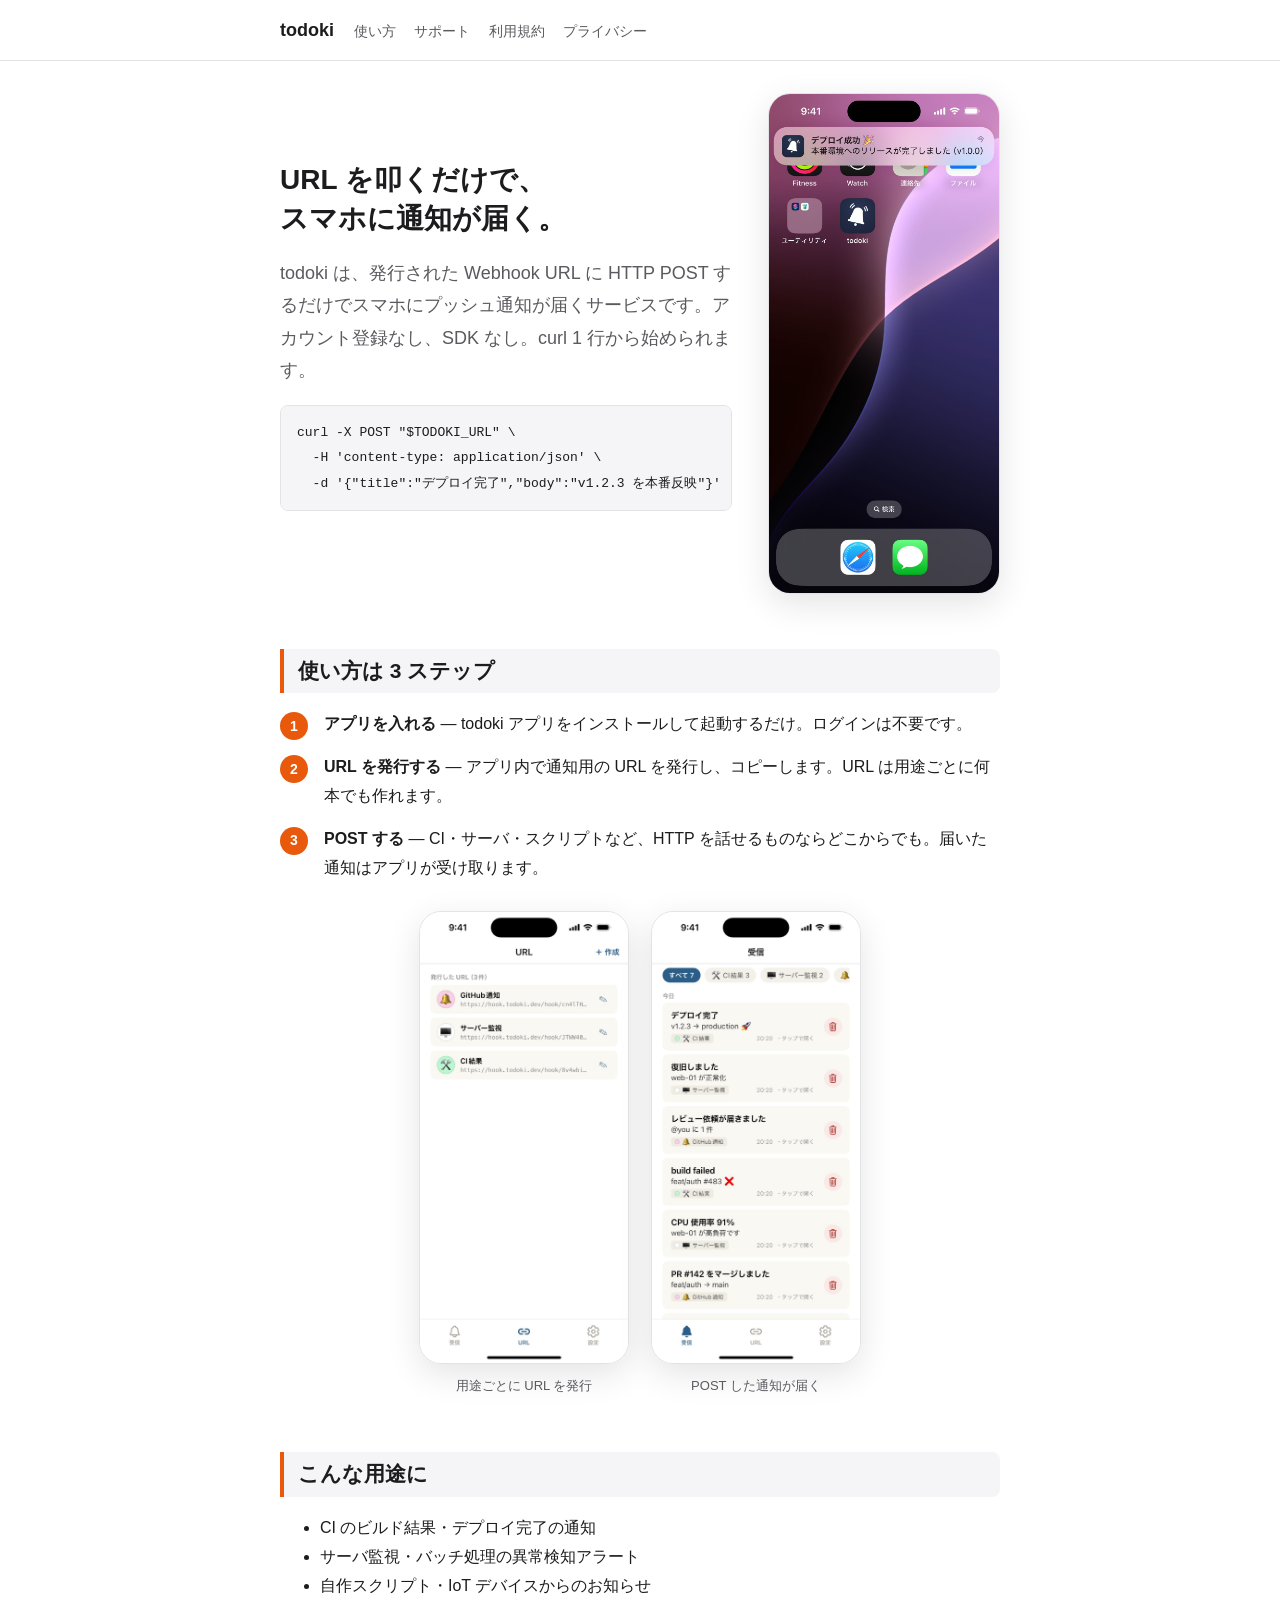
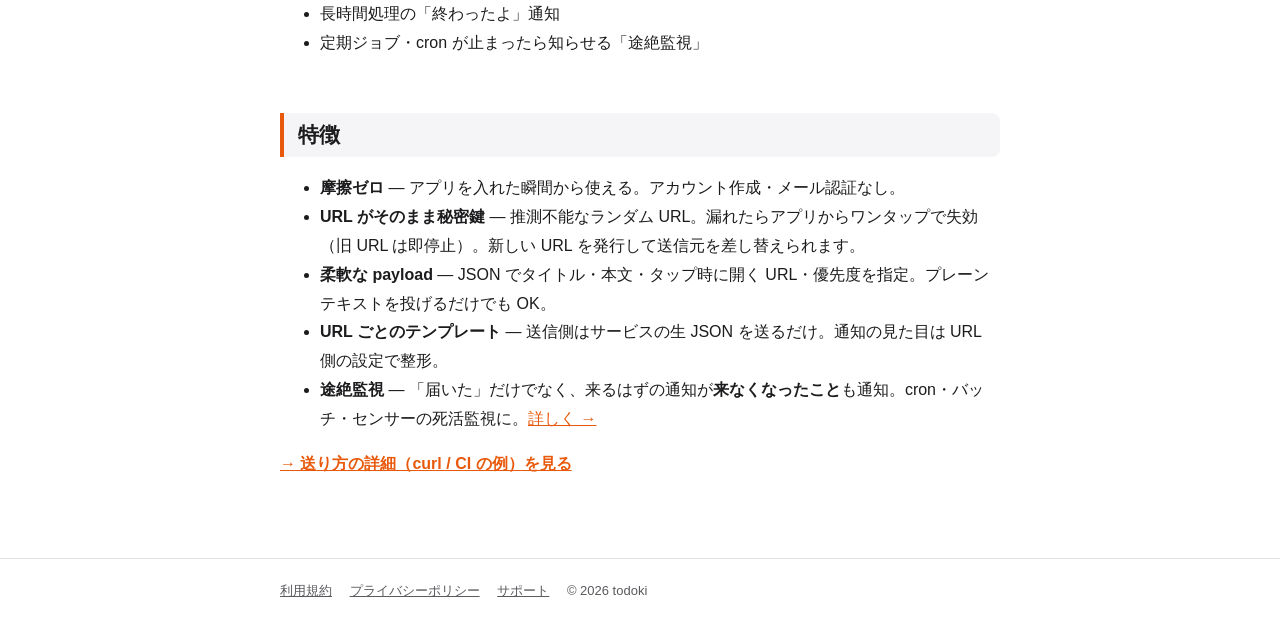
<file: index.html>
<!DOCTYPE html>
<html lang="ja">
<head>
<meta charset="utf-8">
<meta name="viewport" content="width=device-width, initial-scale=1">
<title>todoki — Webhook を叩くだけでスマホに通知</title>
<meta name="description" content="todoki は、発行された URL に HTTP POST するだけでスマホにプッシュ通知が届くサービスです。CI・サーバ・スクリプトから 1 行で通知。">
<link rel="icon" href="favicon.ico" sizes="any">
<link rel="icon" type="image/png" sizes="32x32" href="favicon-32x32.png">
<link rel="icon" type="image/png" sizes="16x16" href="favicon-16x16.png">
<link rel="apple-touch-icon" href="apple-touch-icon.png">
<link rel="stylesheet" href="style.css">
</head>
<body>
<header class="site">
  <div class="inner">
    <a class="brand" href="./">todoki</a>
    <nav>
      <a href="usage.html">使い方</a>
      <a href="support.html">サポート</a>
      <a href="terms.html">利用規約</a>
      <a href="privacy.html">プライバシー</a>
    </nav>
  </div>
</header>
<main>
  <div class="hero">
    <div class="hero-text">
      <h1>URL を叩くだけで、<br>スマホに通知が届く。</h1>
      <p class="lead">todoki は、発行された Webhook URL に HTTP POST するだけでスマホにプッシュ通知が届くサービスです。アカウント登録なし、SDK なし。curl 1 行から始められます。</p>

      <pre><code>curl -X POST "$TODOKI_URL" \
  -H 'content-type: application/json' \
  -d '{"title":"デプロイ完了","body":"v1.2.3 を本番反映"}'</code></pre>
    </div>
    <figure class="hero-shot">
      <img src="shot-banner.jpg" width="900" height="1951" alt="ホーム画面に「デプロイ成功」のプッシュ通知が届いた様子">
    </figure>
  </div>

  <h2>使い方は 3 ステップ</h2>
  <ol class="steps">
    <li><strong>アプリを入れる</strong> — todoki アプリをインストールして起動するだけ。ログインは不要です。</li>
    <li><strong>URL を発行する</strong> — アプリ内で通知用の URL を発行し、コピーします。URL は用途ごとに何本でも作れます。</li>
    <li><strong>POST する</strong> — CI・サーバ・スクリプトなど、HTTP を話せるものならどこからでも。届いた通知はアプリが受け取ります。</li>
  </ol>

  <div class="shots">
    <figure>
      <img src="shot-url-list.jpg" width="900" height="1951" alt="アプリの URL 一覧画面。用途ごとに発行した Webhook URL が並ぶ" loading="lazy">
      <figcaption>用途ごとに URL を発行</figcaption>
    </figure>
    <figure>
      <img src="shot-inbox.jpg" width="900" height="1951" alt="アプリの受信画面。届いた通知がカードで一覧表示される" loading="lazy">
      <figcaption>POST した通知が届く</figcaption>
    </figure>
  </div>

  <h2>こんな用途に</h2>
  <ul>
    <li>CI のビルド結果・デプロイ完了の通知</li>
    <li>サーバ監視・バッチ処理の異常検知アラート</li>
    <li>自作スクリプト・IoT デバイスからのお知らせ</li>
    <li>長時間処理の「終わったよ」通知</li>
    <li>定期ジョブ・cron が止まったら知らせる「途絶監視」</li>
  </ul>

  <h2>特徴</h2>
  <ul>
    <li><strong>摩擦ゼロ</strong> — アプリを入れた瞬間から使える。アカウント作成・メール認証なし。</li>
    <li><strong>URL がそのまま秘密鍵</strong> — 推測不能なランダム URL。漏れたらアプリからワンタップで失効（旧 URL は即停止）。新しい URL を発行して送信元を差し替えられます。</li>
    <li><strong>柔軟な payload</strong> — JSON でタイトル・本文・タップ時に開く URL・優先度を指定。プレーンテキストを投げるだけでも OK。</li>
    <li><strong>URL ごとのテンプレート</strong> — 送信側はサービスの生 JSON を送るだけ。通知の見た目は URL 側の設定で整形。</li>
    <li><strong>途絶監視</strong> — 「届いた」だけでなく、来るはずの通知が<strong>来なくなったこと</strong>も通知。cron・バッチ・センサーの死活監視に。<a href="usage.html#heartbeat">詳しく →</a></li>
  </ul>

  <p><a href="usage.html"><strong>→ 送り方の詳細（curl / CI の例）を見る</strong></a></p>
</main>
<footer class="site">
  <div class="inner">
    <a href="terms.html">利用規約</a>
    <a href="privacy.html">プライバシーポリシー</a>
    <a href="support.html">サポート</a>
    <span>© 2026 todoki</span>
  </div>
</footer>
</body>
</html>
</file>
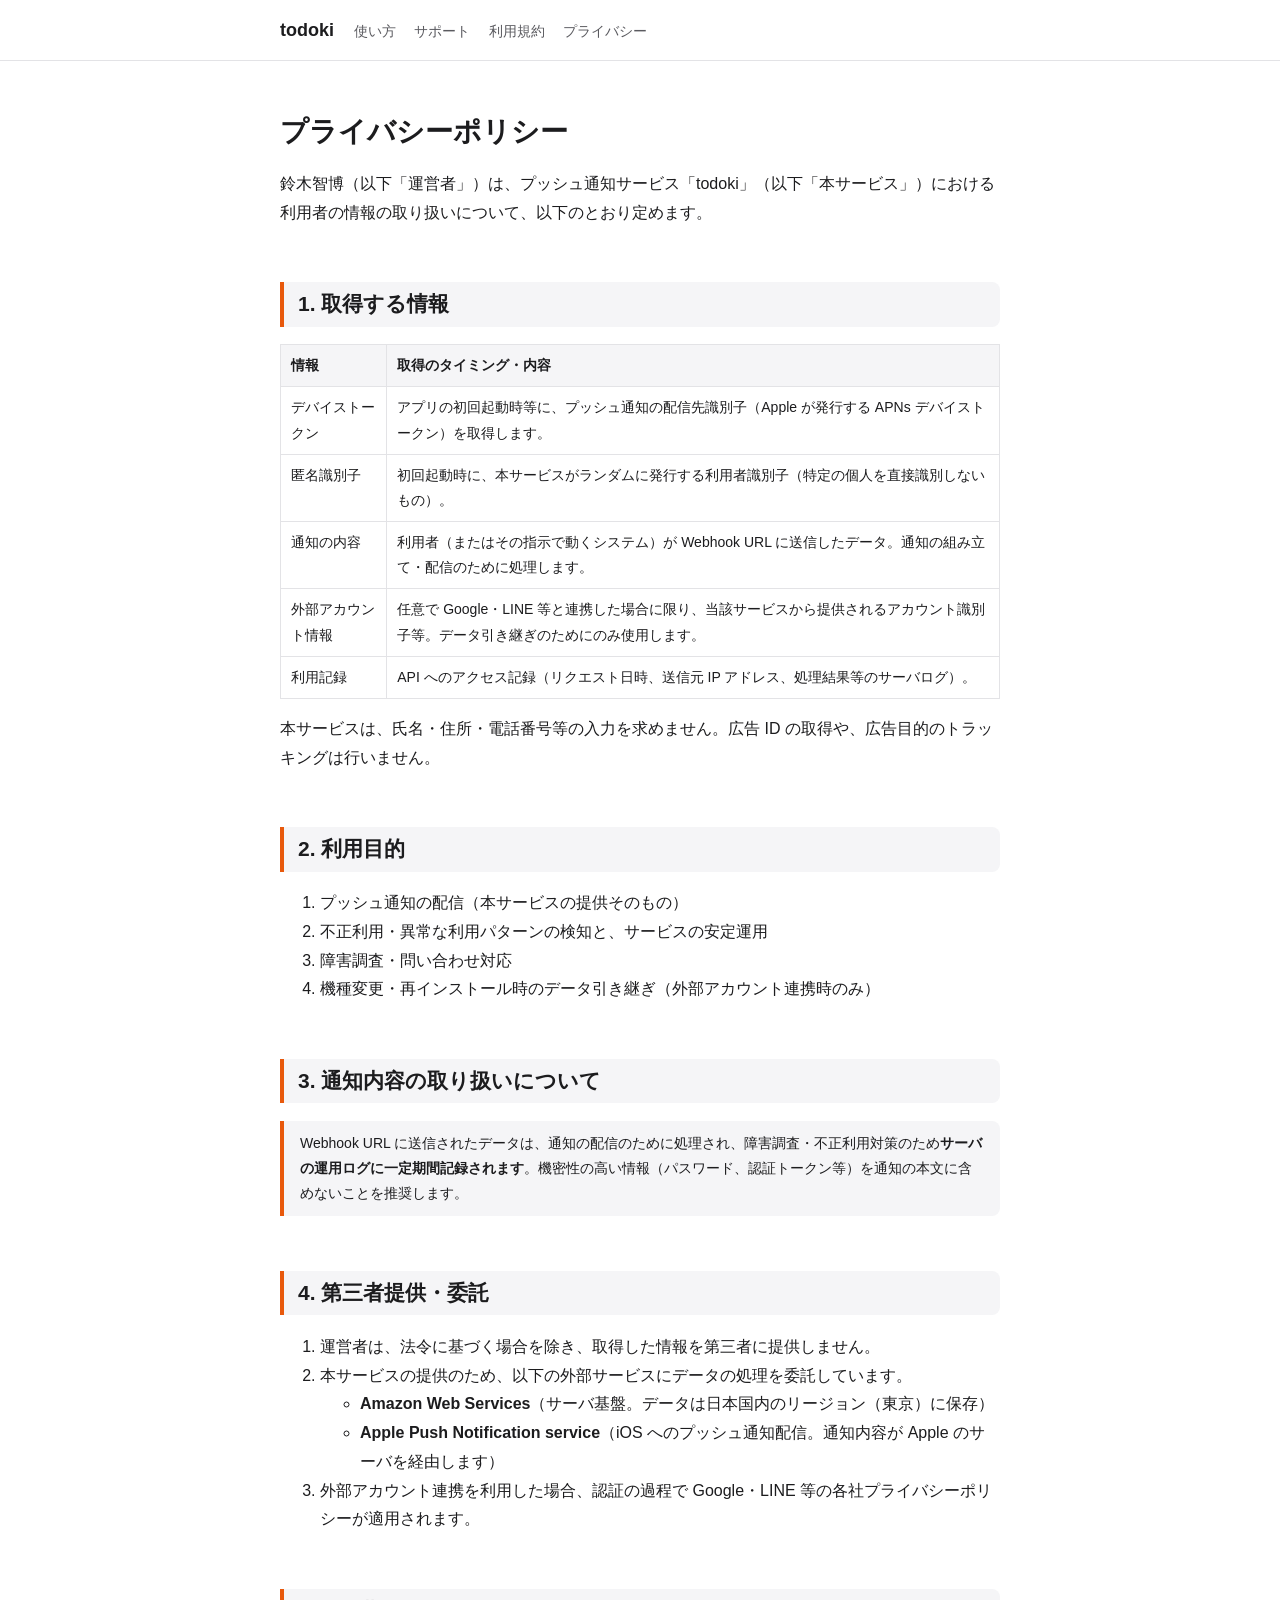
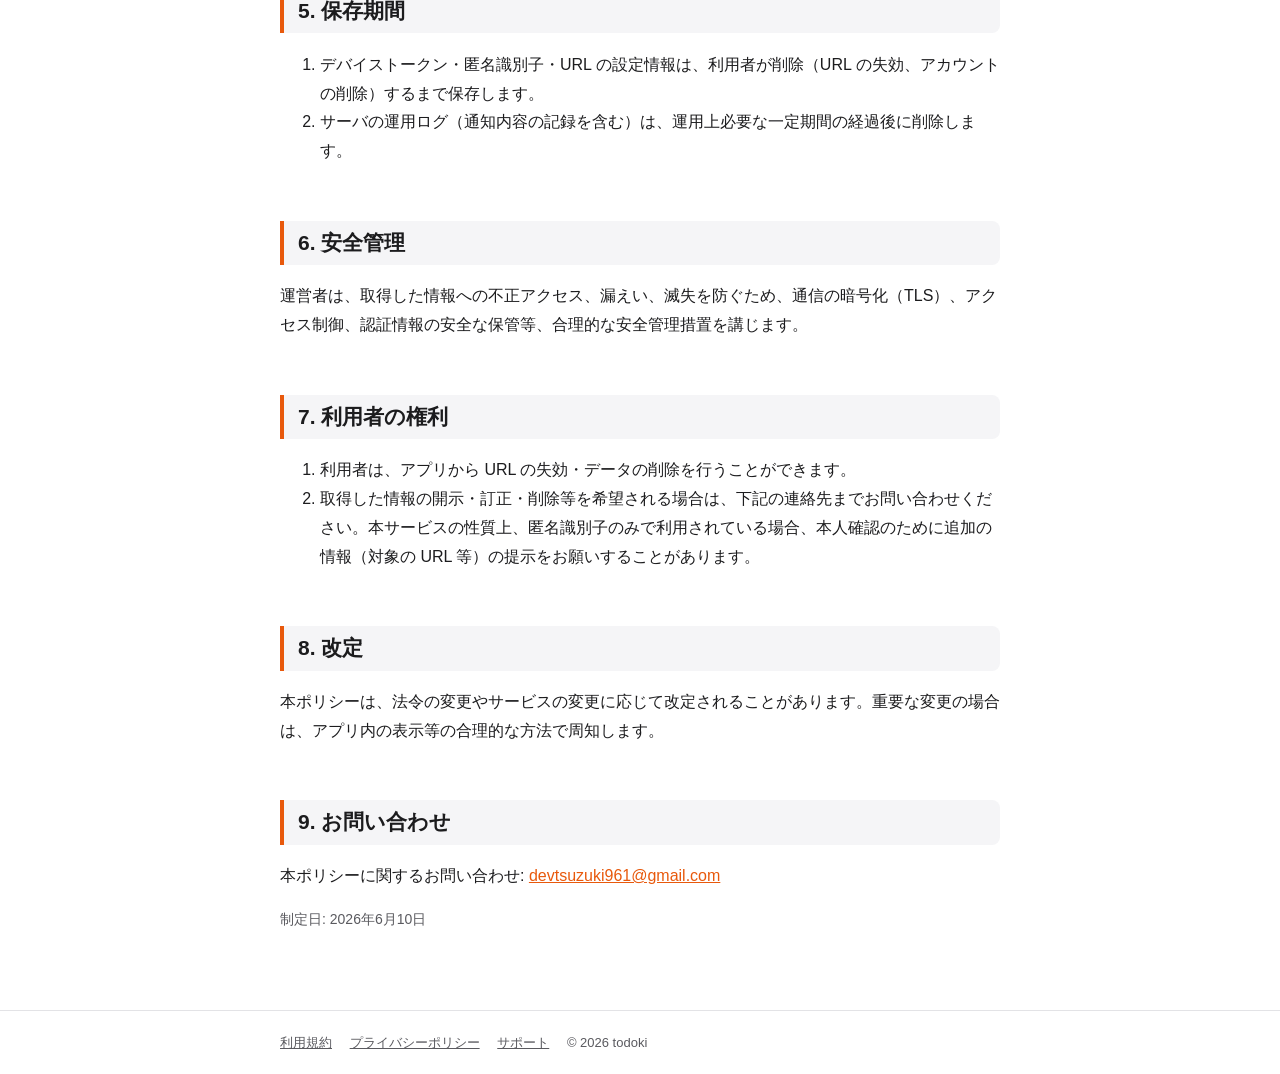
<file: privacy.html>
<!DOCTYPE html>
<html lang="ja">
<head>
<meta charset="utf-8">
<meta name="viewport" content="width=device-width, initial-scale=1">
<title>プライバシーポリシー — todoki</title>
<link rel="icon" href="favicon.ico" sizes="any">
<link rel="icon" type="image/png" sizes="32x32" href="favicon-32x32.png">
<link rel="icon" type="image/png" sizes="16x16" href="favicon-16x16.png">
<link rel="apple-touch-icon" href="apple-touch-icon.png">
<link rel="stylesheet" href="style.css">
</head>
<body>
<header class="site">
  <div class="inner">
    <a class="brand" href="./">todoki</a>
    <nav>
      <a href="usage.html">使い方</a>
      <a href="support.html">サポート</a>
      <a href="terms.html">利用規約</a>
      <a href="privacy.html">プライバシー</a>
    </nav>
  </div>
</header>
<main>
  <h1>プライバシーポリシー</h1>
  <p>鈴木智博（以下「運営者」）は、プッシュ通知サービス「todoki」（以下「本サービス」）における利用者の情報の取り扱いについて、以下のとおり定めます。</p>

  <h2>1. 取得する情報</h2>
  <table>
    <tr><th>情報</th><th>取得のタイミング・内容</th></tr>
    <tr><td>デバイストークン</td><td>アプリの初回起動時等に、プッシュ通知の配信先識別子（Apple が発行する APNs デバイストークン）を取得します。</td></tr>
    <tr><td>匿名識別子</td><td>初回起動時に、本サービスがランダムに発行する利用者識別子（特定の個人を直接識別しないもの）。</td></tr>
    <tr><td>通知の内容</td><td>利用者（またはその指示で動くシステム）が Webhook URL に送信したデータ。通知の組み立て・配信のために処理します。</td></tr>
    <tr><td>外部アカウント情報</td><td>任意で Google・LINE 等と連携した場合に限り、当該サービスから提供されるアカウント識別子等。データ引き継ぎのためにのみ使用します。</td></tr>
    <tr><td>利用記録</td><td>API へのアクセス記録（リクエスト日時、送信元 IP アドレス、処理結果等のサーバログ）。</td></tr>
  </table>
  <p>本サービスは、氏名・住所・電話番号等の入力を求めません。広告 ID の取得や、広告目的のトラッキングは行いません。</p>

  <h2>2. 利用目的</h2>
  <ol>
    <li>プッシュ通知の配信（本サービスの提供そのもの）</li>
    <li>不正利用・異常な利用パターンの検知と、サービスの安定運用</li>
    <li>障害調査・問い合わせ対応</li>
    <li>機種変更・再インストール時のデータ引き継ぎ（外部アカウント連携時のみ）</li>
  </ol>

  <h2>3. 通知内容の取り扱いについて</h2>
  <div class="note">
    Webhook URL に送信されたデータは、通知の配信のために処理され、障害調査・不正利用対策のため<strong>サーバの運用ログに一定期間記録されます</strong>。機密性の高い情報（パスワード、認証トークン等）を通知の本文に含めないことを推奨します。
  </div>

  <h2>4. 第三者提供・委託</h2>
  <ol>
    <li>運営者は、法令に基づく場合を除き、取得した情報を第三者に提供しません。</li>
    <li>本サービスの提供のため、以下の外部サービスにデータの処理を委託しています。
      <ul>
        <li><strong>Amazon Web Services</strong>（サーバ基盤。データは日本国内のリージョン（東京）に保存）</li>
        <li><strong>Apple Push Notification service</strong>（iOS へのプッシュ通知配信。通知内容が Apple のサーバを経由します）</li>
      </ul>
    </li>
    <li>外部アカウント連携を利用した場合、認証の過程で Google・LINE 等の各社プライバシーポリシーが適用されます。</li>
  </ol>

  <h2>5. 保存期間</h2>
  <ol>
    <li>デバイストークン・匿名識別子・URL の設定情報は、利用者が削除（URL の失効、アカウントの削除）するまで保存します。</li>
    <li>サーバの運用ログ（通知内容の記録を含む）は、運用上必要な一定期間の経過後に削除します。</li>
  </ol>

  <h2>6. 安全管理</h2>
  <p>運営者は、取得した情報への不正アクセス、漏えい、滅失を防ぐため、通信の暗号化（TLS）、アクセス制御、認証情報の安全な保管等、合理的な安全管理措置を講じます。</p>

  <h2>7. 利用者の権利</h2>
  <ol>
    <li>利用者は、アプリから URL の失効・データの削除を行うことができます。</li>
    <li>取得した情報の開示・訂正・削除等を希望される場合は、下記の連絡先までお問い合わせください。本サービスの性質上、匿名識別子のみで利用されている場合、本人確認のために追加の情報（対象の URL 等）の提示をお願いすることがあります。</li>
  </ol>

  <h2>8. 改定</h2>
  <p>本ポリシーは、法令の変更やサービスの変更に応じて改定されることがあります。重要な変更の場合は、アプリ内の表示等の合理的な方法で周知します。</p>

  <h2>9. お問い合わせ</h2>
  <p>本ポリシーに関するお問い合わせ: <a href="mailto:devtsuzuki961@gmail.com">devtsuzuki961@gmail.com</a></p>

  <p style="color:#5a5a5f; font-size:14px;">制定日: 2026年6月10日</p>
</main>
<footer class="site">
  <div class="inner">
    <a href="terms.html">利用規約</a>
    <a href="privacy.html">プライバシーポリシー</a>
    <a href="support.html">サポート</a>
    <span>© 2026 todoki</span>
  </div>
</footer>
</body>
</html>
</file>
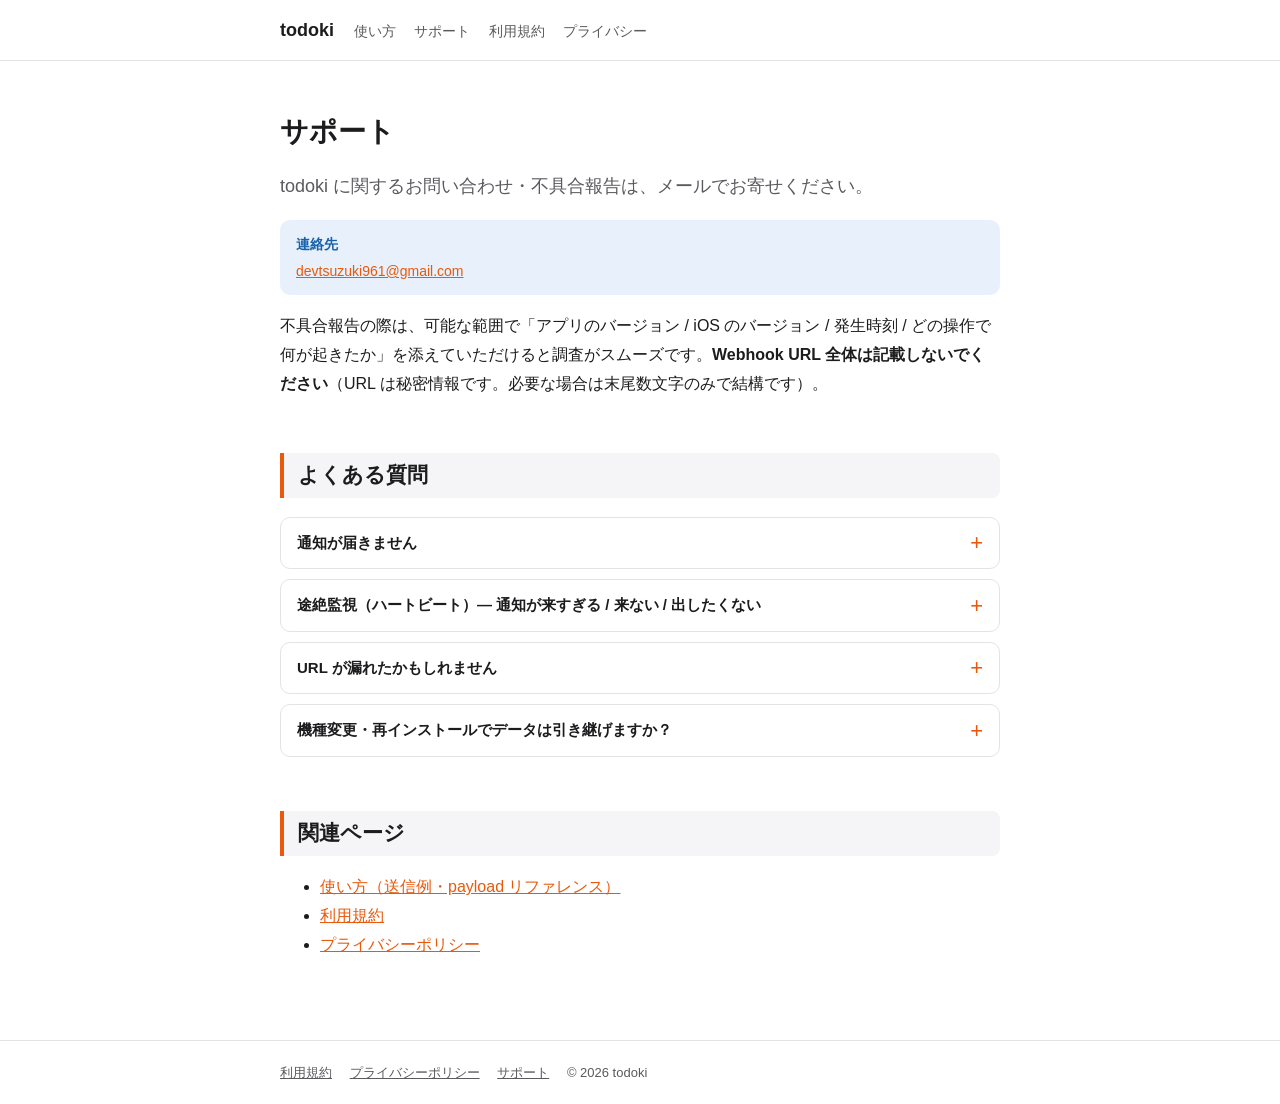
<file: support.html>
<!DOCTYPE html>
<html lang="ja">
<head>
<meta charset="utf-8">
<meta name="viewport" content="width=device-width, initial-scale=1">
<title>サポート — todoki</title>
<link rel="icon" href="favicon.ico" sizes="any">
<link rel="icon" type="image/png" sizes="32x32" href="favicon-32x32.png">
<link rel="icon" type="image/png" sizes="16x16" href="favicon-16x16.png">
<link rel="apple-touch-icon" href="apple-touch-icon.png">
<link rel="stylesheet" href="style.css">
</head>
<body>
<header class="site">
  <div class="inner">
    <a class="brand" href="./">todoki</a>
    <nav>
      <a href="usage.html">使い方</a>
      <a href="support.html">サポート</a>
      <a href="terms.html">利用規約</a>
      <a href="privacy.html">プライバシー</a>
    </nav>
  </div>
</header>
<main>
  <h1>サポート</h1>
  <p class="lead">todoki に関するお問い合わせ・不具合報告は、メールでお寄せください。</p>

  <div class="callout info">
    <span class="callout-title">連絡先</span>
    <a href="mailto:devtsuzuki961@gmail.com">devtsuzuki961@gmail.com</a>
  </div>
  <p>不具合報告の際は、可能な範囲で「アプリのバージョン / iOS のバージョン / 発生時刻 / どの操作で何が起きたか」を添えていただけると調査がスムーズです。<strong>Webhook URL 全体は記載しないでください</strong>（URL は秘密情報です。必要な場合は末尾数文字のみで結構です）。</p>

  <h2>よくある質問</h2>

  <div class="faq">
    <details>
      <summary>通知が届きません</summary>
      <div class="faq-body">
        <ul>
          <li>iOS の「設定 &gt; 通知 &gt; todoki」で通知が許可されているか確認してください。</li>
          <li>アプリ内で該当 URL がミュート（OFF）になっていないか確認してください。</li>
          <li>URL を失効して作り直した場合、旧 URL は無効です。送信側に新しい URL を設定し直してください。</li>
          <li>集中モード（おやすみモード）中は通知の表示が抑制されることがあります。</li>
        </ul>
      </div>
    </details>

    <details>
      <summary>途絶監視（ハートビート）— 通知が来すぎる / 来ない / 出したくない</summary>
      <div class="faq-body">
        <p>途絶監視は、<strong>その URL が一定時間 POST されなかったこと（沈黙）</strong>を検知して知らせる機能です。アプリの URL 詳細画面で、URL ごとに「途絶を監視」を ON にできます。</p>
        <ul>
          <li><strong>途絶通知を出したくない</strong> — 設定した監視間隔の内に、最低 1 回その URL へ POST してください（普段の通知 POST も心拍としてカウントされます）。</li>
          <li><strong>何度も来る</strong> — 1 回の途絶につき最大 4 通（途絶 1 + 追い通知 2 + 復帰 1）で打ち止めです。鳴り続けることはありません。間隔が短すぎる場合は長めに設定し直してください。</li>
          <li><strong>来ない</strong> — その URL がミュート（OFF）だと、途絶通知も届きません（アプリ内の「途絶」バッジだけが付きます）。</li>
        </ul>
        <p>詳しくは <a href="usage.html#heartbeat">使い方の途絶監視（ハートビート）</a> を参照してください。</p>
      </div>
    </details>

    <details>
      <summary>URL が漏れたかもしれません</summary>
      <div class="faq-body">
        <p>アプリの該当 URL を「失効」してください。旧 URL は即座に無効になり、以後の送信は <code>410</code> で拒否されます。新しい URL を発行して、送信側に設定し直してください。</p>
      </div>
    </details>

    <details>
      <summary>機種変更・再インストールでデータは引き継げますか？</summary>
      <div class="faq-body">
        <p><strong>機種変更・端末の初期化ではデータは引き継げません</strong>（外部アカウント連携による引き継ぎ機能は今後提供予定です）。アプリを削除した場合、通知履歴は失われます（URL は通常復元されますが保証はありません）。履歴は「設定 &gt; 履歴を書き出す」でバックアップできます。</p>
      </div>
    </details>
  </div>

  <h2>関連ページ</h2>
  <ul>
    <li><a href="usage.html">使い方（送信例・payload リファレンス）</a></li>
    <li><a href="terms.html">利用規約</a></li>
    <li><a href="privacy.html">プライバシーポリシー</a></li>
  </ul>
</main>
<footer class="site">
  <div class="inner">
    <a href="terms.html">利用規約</a>
    <a href="privacy.html">プライバシーポリシー</a>
    <a href="support.html">サポート</a>
    <span>© 2026 todoki</span>
  </div>
</footer>
</body>
</html>
</file>
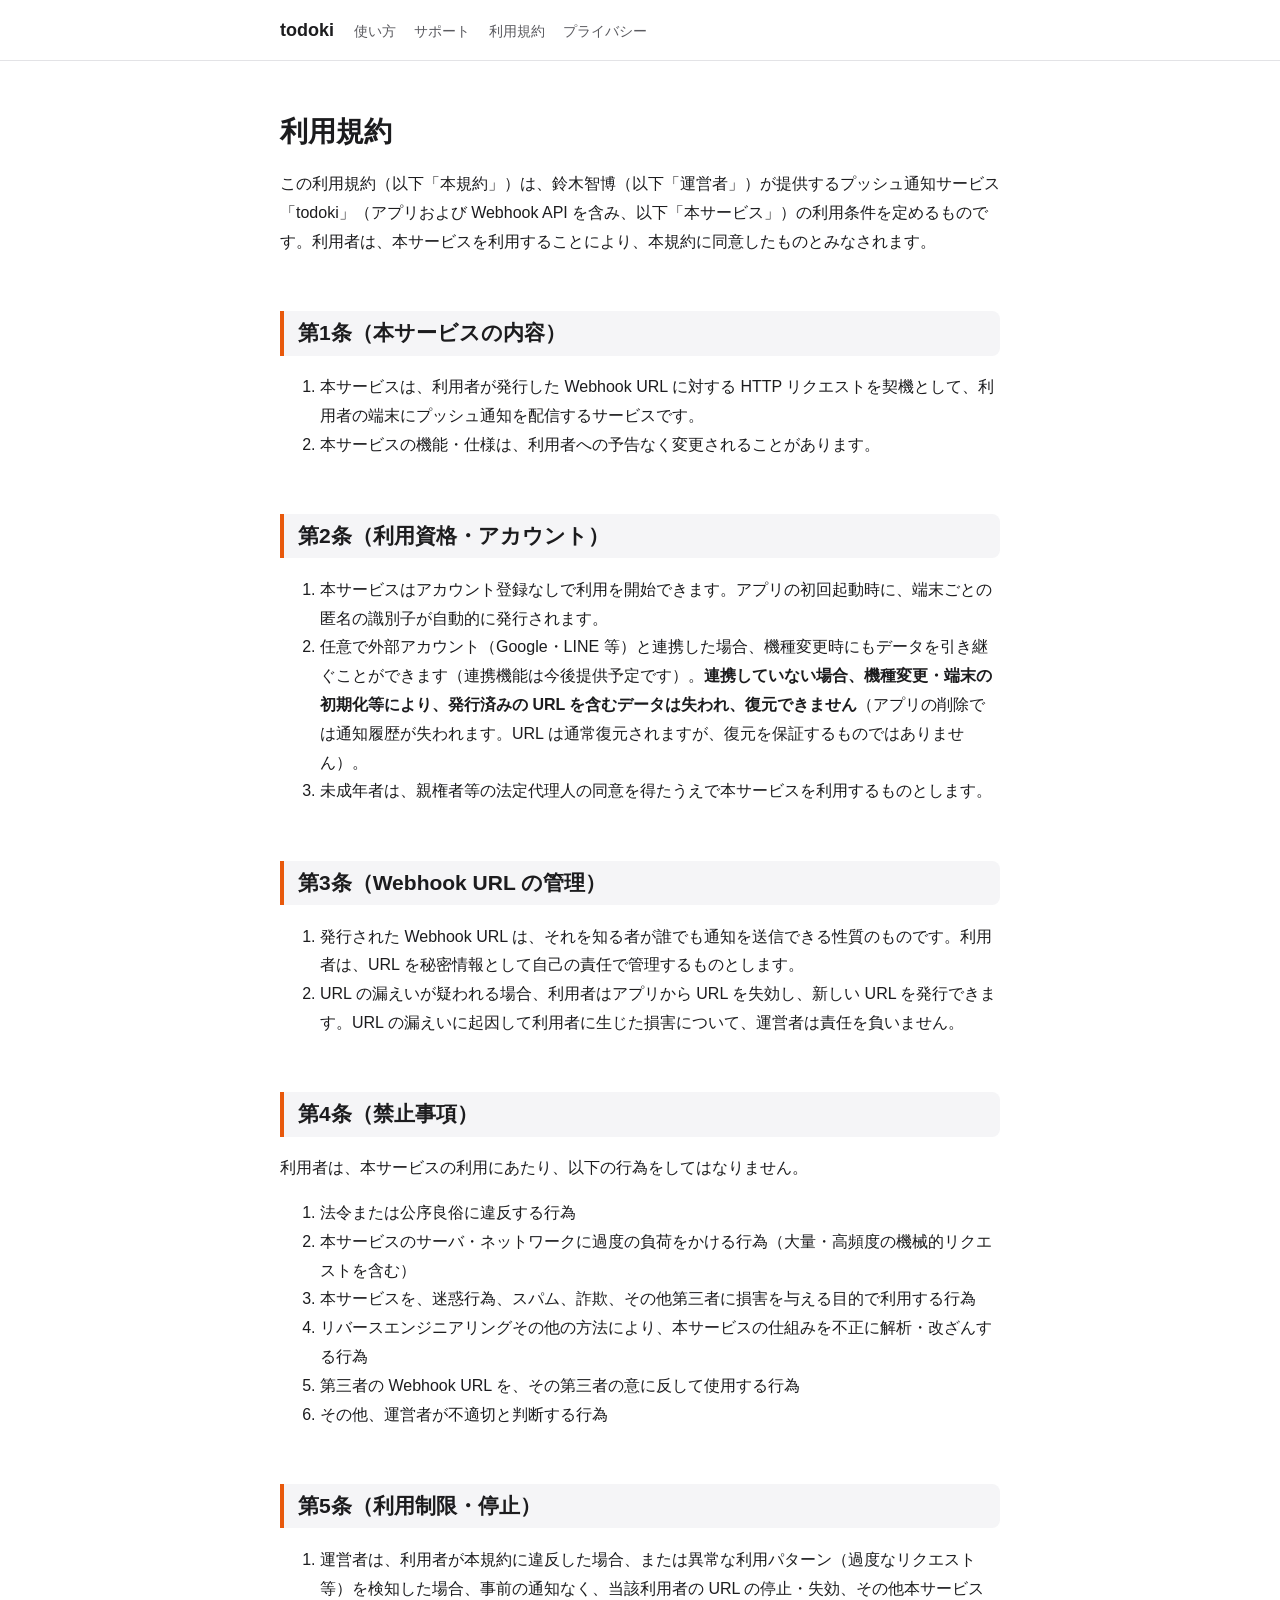
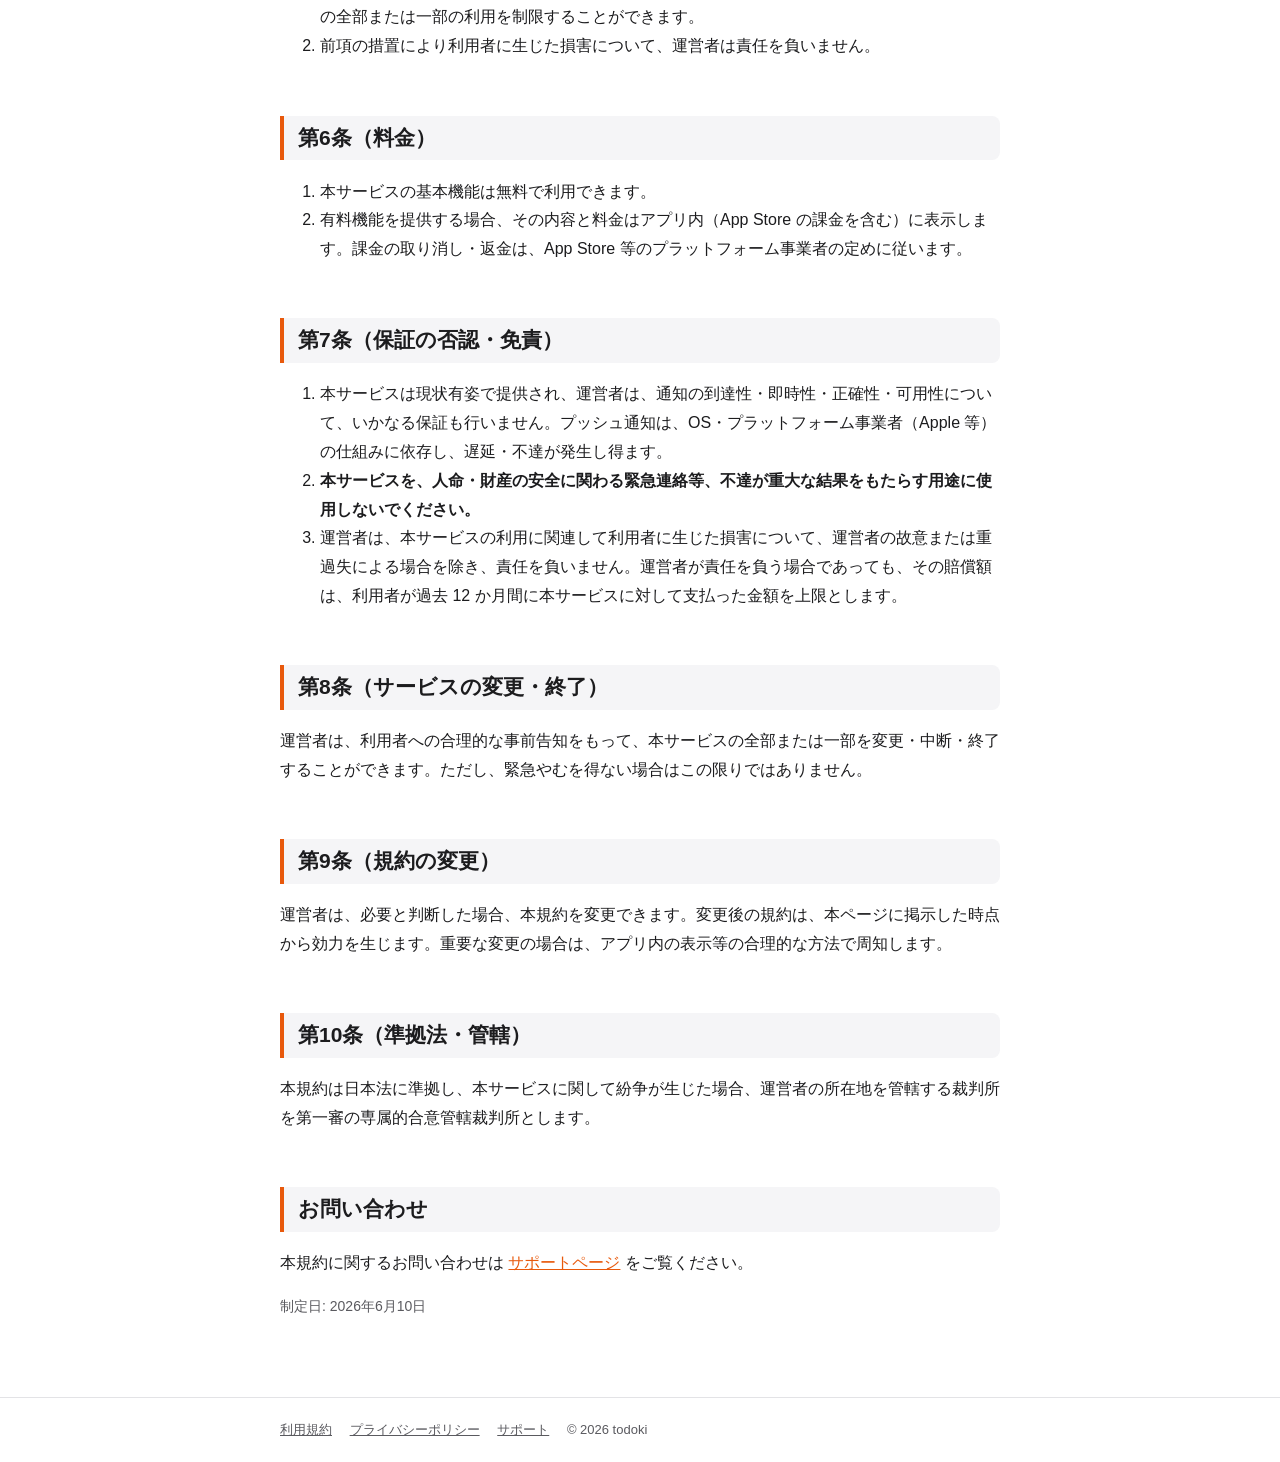
<file: terms.html>
<!DOCTYPE html>
<html lang="ja">
<head>
<meta charset="utf-8">
<meta name="viewport" content="width=device-width, initial-scale=1">
<title>利用規約 — todoki</title>
<link rel="icon" href="favicon.ico" sizes="any">
<link rel="icon" type="image/png" sizes="32x32" href="favicon-32x32.png">
<link rel="icon" type="image/png" sizes="16x16" href="favicon-16x16.png">
<link rel="apple-touch-icon" href="apple-touch-icon.png">
<link rel="stylesheet" href="style.css">
</head>
<body>
<header class="site">
  <div class="inner">
    <a class="brand" href="./">todoki</a>
    <nav>
      <a href="usage.html">使い方</a>
      <a href="support.html">サポート</a>
      <a href="terms.html">利用規約</a>
      <a href="privacy.html">プライバシー</a>
    </nav>
  </div>
</header>
<main>
  <h1>利用規約</h1>
  <p>この利用規約（以下「本規約」）は、鈴木智博（以下「運営者」）が提供するプッシュ通知サービス「todoki」（アプリおよび Webhook API を含み、以下「本サービス」）の利用条件を定めるものです。利用者は、本サービスを利用することにより、本規約に同意したものとみなされます。</p>

  <h2>第1条（本サービスの内容）</h2>
  <ol>
    <li>本サービスは、利用者が発行した Webhook URL に対する HTTP リクエストを契機として、利用者の端末にプッシュ通知を配信するサービスです。</li>
    <li>本サービスの機能・仕様は、利用者への予告なく変更されることがあります。</li>
  </ol>

  <h2>第2条（利用資格・アカウント）</h2>
  <ol>
    <li>本サービスはアカウント登録なしで利用を開始できます。アプリの初回起動時に、端末ごとの匿名の識別子が自動的に発行されます。</li>
    <li>任意で外部アカウント（Google・LINE 等）と連携した場合、機種変更時にもデータを引き継ぐことができます（連携機能は今後提供予定です）。<strong>連携していない場合、機種変更・端末の初期化等により、発行済みの URL を含むデータは失われ、復元できません</strong>（アプリの削除では通知履歴が失われます。URL は通常復元されますが、復元を保証するものではありません）。</li>
    <li>未成年者は、親権者等の法定代理人の同意を得たうえで本サービスを利用するものとします。</li>
  </ol>

  <h2>第3条（Webhook URL の管理）</h2>
  <ol>
    <li>発行された Webhook URL は、それを知る者が誰でも通知を送信できる性質のものです。利用者は、URL を秘密情報として自己の責任で管理するものとします。</li>
    <li>URL の漏えいが疑われる場合、利用者はアプリから URL を失効し、新しい URL を発行できます。URL の漏えいに起因して利用者に生じた損害について、運営者は責任を負いません。</li>
  </ol>

  <h2>第4条（禁止事項）</h2>
  <p>利用者は、本サービスの利用にあたり、以下の行為をしてはなりません。</p>
  <ol>
    <li>法令または公序良俗に違反する行為</li>
    <li>本サービスのサーバ・ネットワークに過度の負荷をかける行為（大量・高頻度の機械的リクエストを含む）</li>
    <li>本サービスを、迷惑行為、スパム、詐欺、その他第三者に損害を与える目的で利用する行為</li>
    <li>リバースエンジニアリングその他の方法により、本サービスの仕組みを不正に解析・改ざんする行為</li>
    <li>第三者の Webhook URL を、その第三者の意に反して使用する行為</li>
    <li>その他、運営者が不適切と判断する行為</li>
  </ol>

  <h2>第5条（利用制限・停止）</h2>
  <ol>
    <li>運営者は、利用者が本規約に違反した場合、または異常な利用パターン（過度なリクエスト等）を検知した場合、事前の通知なく、当該利用者の URL の停止・失効、その他本サービスの全部または一部の利用を制限することができます。</li>
    <li>前項の措置により利用者に生じた損害について、運営者は責任を負いません。</li>
  </ol>

  <h2>第6条（料金）</h2>
  <ol>
    <li>本サービスの基本機能は無料で利用できます。</li>
    <li>有料機能を提供する場合、その内容と料金はアプリ内（App Store の課金を含む）に表示します。課金の取り消し・返金は、App Store 等のプラットフォーム事業者の定めに従います。</li>
  </ol>

  <h2>第7条（保証の否認・免責）</h2>
  <ol>
    <li>本サービスは現状有姿で提供され、運営者は、通知の到達性・即時性・正確性・可用性について、いかなる保証も行いません。プッシュ通知は、OS・プラットフォーム事業者（Apple 等）の仕組みに依存し、遅延・不達が発生し得ます。</li>
    <li><strong>本サービスを、人命・財産の安全に関わる緊急連絡等、不達が重大な結果をもたらす用途に使用しないでください。</strong></li>
    <li>運営者は、本サービスの利用に関連して利用者に生じた損害について、運営者の故意または重過失による場合を除き、責任を負いません。運営者が責任を負う場合であっても、その賠償額は、利用者が過去 12 か月間に本サービスに対して支払った金額を上限とします。</li>
  </ol>

  <h2>第8条（サービスの変更・終了）</h2>
  <p>運営者は、利用者への合理的な事前告知をもって、本サービスの全部または一部を変更・中断・終了することができます。ただし、緊急やむを得ない場合はこの限りではありません。</p>

  <h2>第9条（規約の変更）</h2>
  <p>運営者は、必要と判断した場合、本規約を変更できます。変更後の規約は、本ページに掲示した時点から効力を生じます。重要な変更の場合は、アプリ内の表示等の合理的な方法で周知します。</p>

  <h2>第10条（準拠法・管轄）</h2>
  <p>本規約は日本法に準拠し、本サービスに関して紛争が生じた場合、運営者の所在地を管轄する裁判所を第一審の専属的合意管轄裁判所とします。</p>

  <h2>お問い合わせ</h2>
  <p>本規約に関するお問い合わせは <a href="support.html">サポートページ</a> をご覧ください。</p>

  <p style="color:#5a5a5f; font-size:14px;">制定日: 2026年6月10日</p>
</main>
<footer class="site">
  <div class="inner">
    <a href="terms.html">利用規約</a>
    <a href="privacy.html">プライバシーポリシー</a>
    <a href="support.html">サポート</a>
    <span>© 2026 todoki</span>
  </div>
</footer>
</body>
</html>
</file>
<file: style.css>
:root {
  --fg: #1c1c1e;
  --fg-soft: #5a5a5f;
  --bg: #ffffff;
  --bg-soft: #f5f5f7;
  --accent: #e8590c;
  --border: #e3e3e6;
  --code-bg: #f0f0f2;
}

* { box-sizing: border-box; }

body {
  margin: 0;
  color: var(--fg);
  background: var(--bg);
  font-family: -apple-system, BlinkMacSystemFont, "Hiragino Sans", "Noto Sans JP", sans-serif;
  line-height: 1.8;
  font-size: 16px;
}

header.site {
  border-bottom: 1px solid var(--border);
  background: var(--bg);
}

header.site .inner {
  max-width: 760px;
  margin: 0 auto;
  padding: 14px 20px;
  display: flex;
  align-items: baseline;
  gap: 20px;
  flex-wrap: wrap;
}

header.site .brand {
  font-weight: 700;
  font-size: 18px;
  color: var(--fg);
  text-decoration: none;
}

header.site nav a {
  color: var(--fg-soft);
  text-decoration: none;
  margin-right: 14px;
  font-size: 14px;
}

header.site nav a:hover { color: var(--accent); }

main {
  max-width: 760px;
  margin: 0 auto;
  padding: 32px 20px 64px;
}

h1 { font-size: 28px; line-height: 1.4; }
h2 {
  font-size: 21px;
  margin-top: 2.6em;
  padding: 7px 14px;
  line-height: 1.45;
  border-left: 4px solid var(--accent);
  background: var(--bg-soft);
  border-radius: 0 8px 8px 0;
}
h3 {
  font-size: 16px;
  margin-top: 1.9em;
  padding-left: 11px;
  border-left: 3px solid #f3b27a;
}

a { color: var(--accent); }

p.lead { font-size: 18px; color: var(--fg-soft); }

code {
  background: var(--code-bg);
  padding: 2px 6px;
  border-radius: 4px;
  font-size: 0.88em;
  font-family: ui-monospace, "SF Mono", Menlo, monospace;
}

pre {
  background: var(--bg-soft);
  border: 1px solid var(--border);
  border-radius: 8px;
  padding: 14px 16px;
  overflow-x: auto;
  line-height: 1.6;
}

pre code { background: none; padding: 0; font-size: 13px; }

table {
  border-collapse: collapse;
  width: 100%;
  font-size: 14px;
  margin: 1em 0;
}

th, td {
  border: 1px solid var(--border);
  padding: 8px 10px;
  text-align: left;
  vertical-align: top;
}

th { background: var(--bg-soft); }

.note {
  background: var(--bg-soft);
  border-left: 4px solid var(--accent);
  border-radius: 0 8px 8px 0;
  padding: 10px 16px;
  margin: 1.2em 0;
  font-size: 14px;
}

.steps { counter-reset: step; list-style: none; padding-left: 0; }
.steps li {
  counter-increment: step;
  margin: 14px 0;
  padding-left: 44px;
  position: relative;
}
.steps li::before {
  content: counter(step);
  position: absolute;
  left: 0;
  top: 2px;
  width: 28px;
  height: 28px;
  border-radius: 50%;
  background: var(--accent);
  color: #fff;
  font-weight: 700;
  display: flex;
  align-items: center;
  justify-content: center;
  font-size: 14px;
}

.muted { color: var(--fg-soft); font-size: 14px; }

h2 { scroll-margin-top: 16px; }

/* --- 目次（ページ内ナビ） --- */
.toc {
  display: flex;
  flex-wrap: wrap;
  gap: 8px;
  margin: 1.4em 0 0;
  padding: 0;
  list-style: none;
}
.toc a {
  display: inline-block;
  font-size: 13px;
  text-decoration: none;
  color: var(--fg-soft);
  background: var(--bg-soft);
  border: 1px solid var(--border);
  border-radius: 999px;
  padding: 5px 12px;
}
.toc a:hover { color: var(--accent); border-color: var(--accent); }

/* --- 色つきコールアウト --- */
.callout {
  border-radius: 10px;
  padding: 12px 16px;
  margin: 1.2em 0;
  font-size: 14px;
  line-height: 1.75;
}
.callout-title { display: block; font-weight: 700; margin-bottom: 2px; }
.callout.info { background: #e7f0fb; color: #2c4a63; }
.callout.info .callout-title { color: #1862ab; }
.callout.tip  { background: #e9f7ec; color: #2c5239; }
.callout.tip .callout-title  { color: #2b8a3e; }
.callout.warn { background: #fff4e6; color: #6b4a1f; }
.callout.warn .callout-title { color: #e8590c; }

/* --- タブ（言語切り替え） --- */
.tabs { margin: 1.2em 0; }
.tab-bar {
  display: flex;
  flex-wrap: wrap;
  gap: 2px;
  border-bottom: 1px solid var(--border);
}
.tab {
  appearance: none;
  border: none;
  background: none;
  font: inherit;
  font-size: 13px;
  color: var(--fg-soft);
  padding: 8px 13px;
  cursor: pointer;
  border-radius: 6px 6px 0 0;
  border-bottom: 2px solid transparent;
  margin-bottom: -1px;
  line-height: 1.4;
}
.tab:hover { color: var(--fg); background: var(--bg-soft); }
.tab[aria-selected="true"] {
  color: var(--accent);
  border-bottom-color: var(--accent);
  font-weight: 700;
}
.tabs[data-tabs-ready] .tab-panel { display: none; }
.tabs[data-tabs-ready] .tab-panel.is-active { display: block; }
.tab-panel > pre:first-child { margin-top: 14px; }
.tab-panel .sub-label {
  font-size: 13px;
  color: var(--fg-soft);
  margin: 12px 0 -6px;
}

/* --- ハートビートの通知タイムライン --- */
.hb-flow {
  list-style: none;
  padding-left: 0;
  margin: 1.2em 0;
  display: flex;
  flex-direction: column;
  gap: 10px;
}
.hb-flow li {
  display: flex;
  gap: 12px;
  align-items: flex-start;
  background: var(--bg-soft);
  border: 1px solid var(--border);
  border-radius: 10px;
  padding: 12px 14px;
  font-size: 14px;
}
.hb-flow li.hb-miss { border-left: 4px solid var(--accent); }
.hb-flow li.hb-back { border-left: 4px solid #2f9e44; }
.hb-badge {
  flex: 0 0 auto;
  min-width: 46px;
  text-align: center;
  font-weight: 700;
  font-size: 12px;
  padding: 3px 8px;
  border-radius: 999px;
  background: var(--accent);
  color: #fff;
  white-space: nowrap;
}
.hb-badge.ok { background: #2f9e44; }
.hb-when { display: block; font-size: 12px; color: var(--fg-soft); margin-top: 3px; }

/* --- レスポンス表のステータス色分け --- */
code.code-ok  { background: #e9f7ec; color: #2b8a3e; }
code.code-err { background: #ffece9; color: #c92a2a; }

/* --- FAQ アコーディオン（details/summary） --- */
.faq { margin: 1.2em 0; }
.faq details {
  border: 1px solid var(--border);
  border-radius: 10px;
  margin: 10px 0;
  background: var(--bg);
}
.faq details[open] { border-color: var(--accent); }
.faq summary {
  cursor: pointer;
  list-style: none;
  position: relative;
  padding: 14px 46px 14px 16px;
  font-weight: 700;
  font-size: 15px;
  line-height: 1.5;
}
.faq summary::-webkit-details-marker { display: none; }
.faq summary:hover { color: var(--accent); }
.faq summary::after {
  content: "+";
  position: absolute;
  right: 16px;
  top: 50%;
  transform: translateY(-50%);
  font-size: 22px;
  font-weight: 400;
  line-height: 1;
  color: var(--accent);
}
.faq details[open] > summary { border-bottom: 1px solid var(--border); }
.faq details[open] > summary::after { content: "\2013"; }
.faq .faq-body { padding: 4px 16px 16px; font-size: 15px; }
.faq .faq-body > :first-child { margin-top: 0; }
.faq .faq-body > :last-child { margin-bottom: 0; }
.faq .faq-body ul { margin: 0; padding-left: 1.3em; }

/* --- アプリ画面のスクショ --- */
/* 端末フレーム風（角丸＋やわらかい影）。画像は portrait phone、JPEG。 */
figure.shot,
.shots figure { margin: 0; text-align: center; }

figure.shot { margin: 1.8em 0; }

figure.shot img,
.shots img,
.hero-shot img {
  width: 100%;
  height: auto;
  display: block;
  border: 1px solid var(--border);
  border-radius: 22px;
  box-shadow: 0 10px 34px rgba(0, 0, 0, 0.11);
}

figure.shot img { max-width: 280px; margin: 0 auto; }

figure.shot figcaption,
.shots figcaption {
  font-size: 13px;
  color: var(--fg-soft);
  margin-top: 10px;
}

/* 横並びギャラリー（複数画面を一望。狭いと折り返す） */
.shots {
  display: flex;
  flex-wrap: wrap;
  gap: 22px;
  justify-content: center;
  margin: 1.8em 0;
}
.shots figure { flex: 0 1 210px; max-width: 220px; }

/* --- ヒーロー（見出し＋スクショの 2 カラム。狭いと縦積み） --- */
.hero {
  display: flex;
  gap: 36px;
  align-items: center;
  flex-wrap: wrap;
}
.hero-text { flex: 1 1 330px; min-width: 0; }
.hero-text h1 { margin-top: 0; }
.hero-shot {
  flex: 0 0 auto;
  width: 232px;
  max-width: 100%;
  margin: 0 auto;
}

footer.site {
  border-top: 1px solid var(--border);
  color: var(--fg-soft);
  font-size: 13px;
}
footer.site .inner {
  max-width: 760px;
  margin: 0 auto;
  padding: 20px;
}
footer.site a { color: var(--fg-soft); margin-right: 14px; }
</file>
